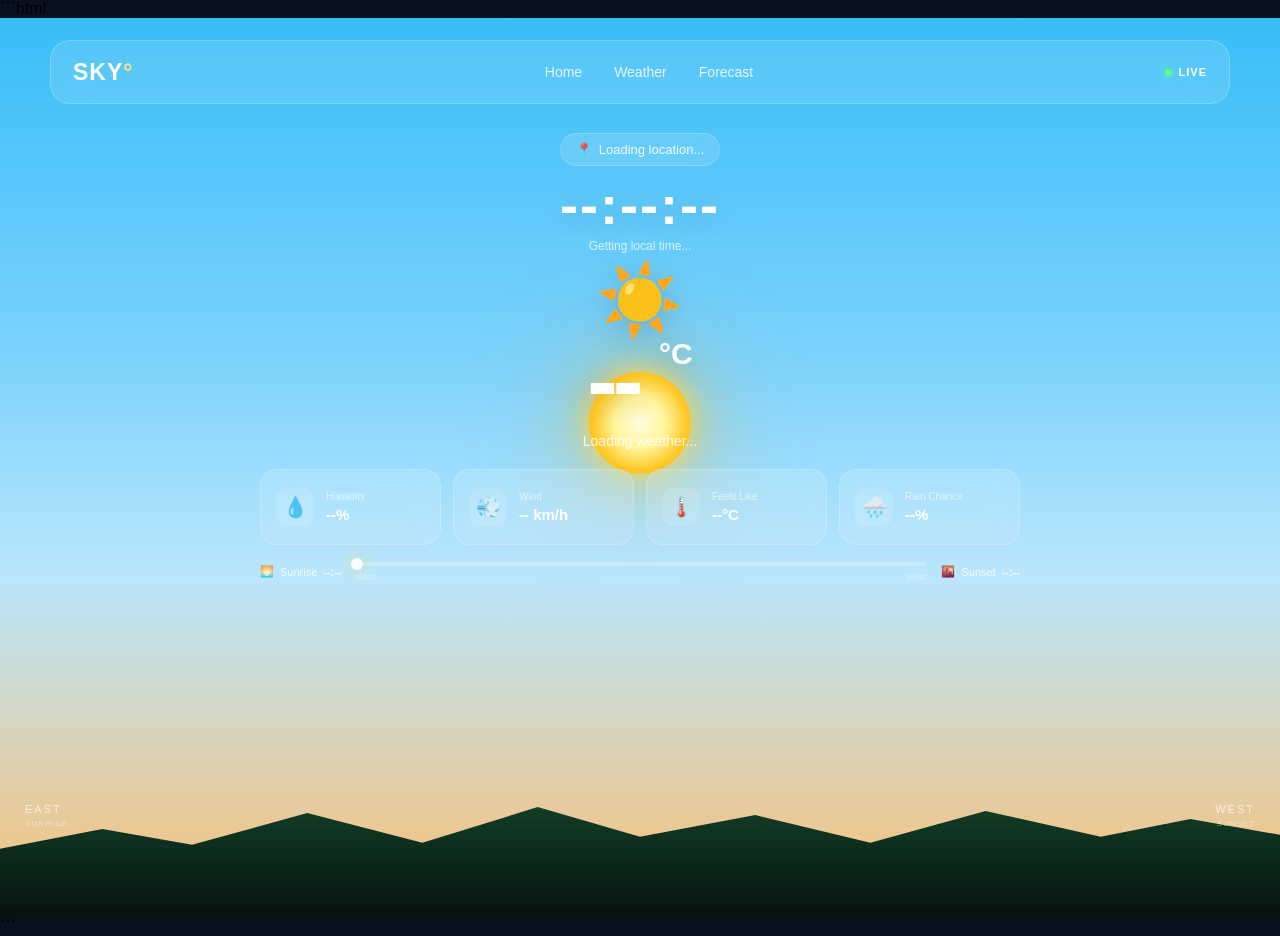
<file: index.html>
```html
<!DOCTYPE html>
<html lang="en">

<head>
  <meta charset="UTF-8">
  <meta name="viewport" content="width=device-width, initial-scale=1.0">

  <title>SkyWeather</title>

  <link rel="stylesheet" href="./css/style.css">
</head>

<body>

  <main class="sky" id="sky">

    <!-- ================= SUN ================= -->
    <div class="sun" id="sun">
      <div class="sun-core"></div>
    </div>


    <!-- ================= CLOUDS ================= -->

    <div class="cloud cloud-1"></div>
    <div class="cloud cloud-2"></div>
    <div class="cloud cloud-3"></div>


    <!-- ================= NAVBAR ================= -->

    <nav class="navbar">

  <div class="logo">
    SKY<span>°</span>
  </div>

  <div class="nav-links">

    <a href="./master.html">
      Home
    </a>

    <a href="./weather.html">
      Weather
    </a>

    <a href="./forecast.html">
      Forecast
    </a>

  </div>

  <div class="live-status">
    <span></span>
    LIVE
  </div>

</nav>

    <!-- ================= MAIN ================= -->

    <section class="hero">

      <div class="location">
        <span>📍</span>
        <span id="location">Loading location...</span>
      </div>


      <div class="time-box">

        <div id="currentTime">
          --:--:--
        </div>

        <small id="currentDate">
          Loading date...
        </small>

      </div>


      <div class="weather-main">

        <div class="weather-icon" id="weatherIcon">
          ☀️
        </div>

        <div class="temperature">

          <span id="temperature">
            --
          </span>

          <sup>°C</sup>

        </div>

        <div class="weather-description" id="weatherDescription">
          Loading weather...
        </div>

      </div>


      <!-- ================= WEATHER CARDS ================= -->

      <div class="weather-grid">

        <div class="weather-card">

          <div class="card-icon">
            💧
          </div>

          <div>
            <small>Humidity</small>

            <strong id="humidity">
              --%
            </strong>
          </div>

        </div>


        <div class="weather-card">

          <div class="card-icon">
            💨
          </div>

          <div>
            <small>Wind</small>

            <strong id="wind">
              -- km/h
            </strong>
          </div>

        </div>


        <div class="weather-card">

          <div class="card-icon">
            🌡️
          </div>

          <div>
            <small>Feels Like</small>

            <strong id="feelsLike">
              --°C
            </strong>
          </div>

        </div>


        <div class="weather-card">

          <div class="card-icon">
            🌧️
          </div>

          <div>
            <small>Rain Chance</small>

            <strong id="rainChance">
              --%
            </strong>
          </div>

        </div>

      </div>


      <!-- ================= SUN INFO ================= -->

      <div class="sun-info">

        <div>
          🌅
          <span>Sunrise</span>
          <strong id="sunrise">
            --:--
          </strong>
        </div>

        <div class="sun-line">

          <div class="sun-progress">

            <div
              class="sun-progress-fill"
              id="sunProgress">
            </div>

            <div
              class="sun-marker"
              id="sunMarker">
            </div>

          </div>

          <div class="east-west">
            <span>East</span>
            <span>West</span>
          </div>

        </div>

        <div>
          🌇
          <span>Sunset</span>
          <strong id="sunset">
            --:--
          </strong>
        </div>

      </div>

    </section>


    <!-- ================= HORIZON ================= -->

    <div class="horizon"></div>


    <!-- ================= EAST / WEST ================= -->

    <div class="direction east">
      EAST
      <small>SUNRISE</small>
    </div>

    <div class="direction west">
      WEST
      <small>SUNSET</small>
    </div>


  </main>


  <script src="./js/weather.js"></script>

</body>

</html>
```
</file>
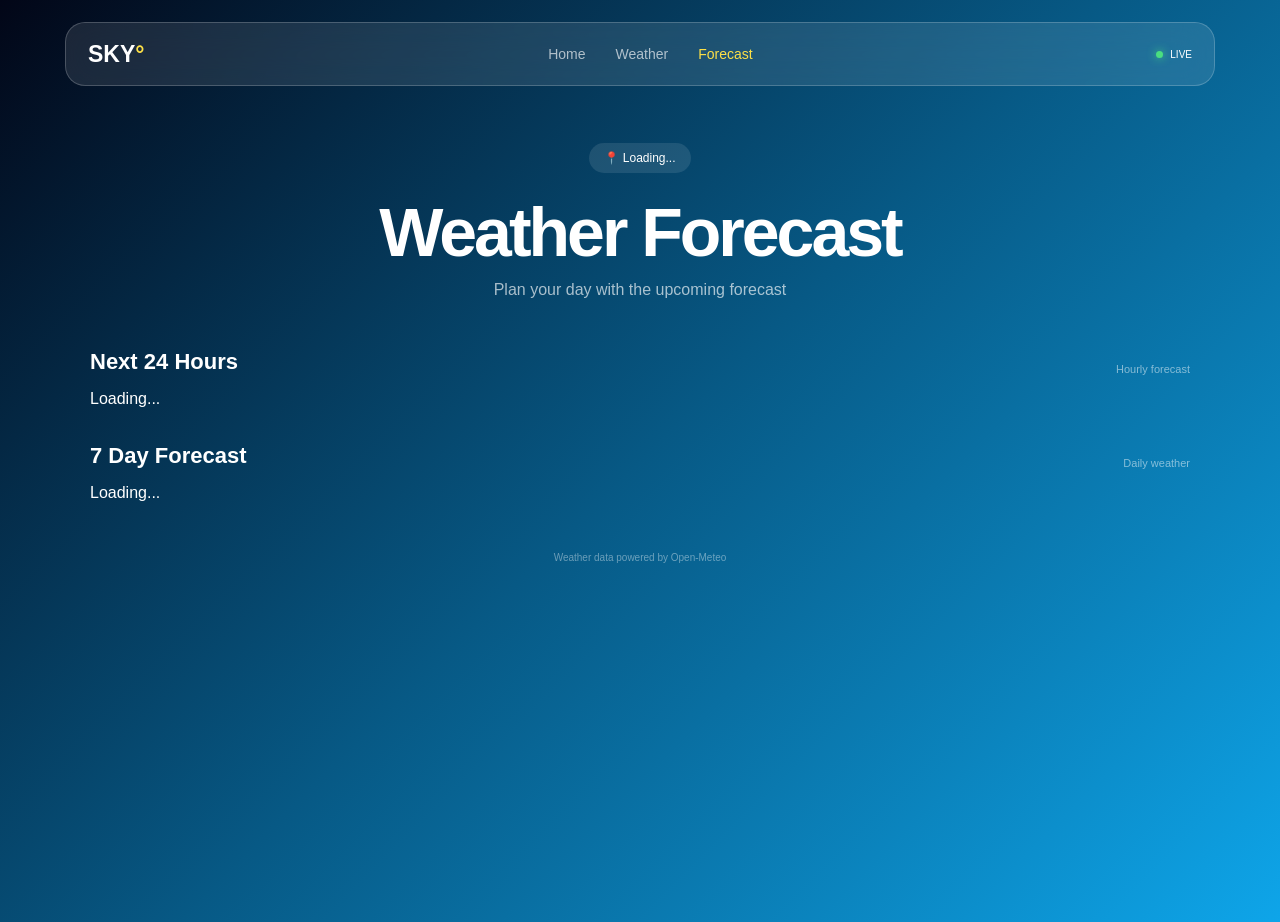
<file: forecast.html>
<!DOCTYPE html>
<html lang="en">

<head>

  <meta charset="UTF-8">

  <meta
    name="viewport"
    content="width=device-width, initial-scale=1.0"
  >

  <title>Forecast | SKY°</title>

  <link
    rel="stylesheet"
    href="./css/forecast.css"
  >

</head>

<body>

  <div class="forecast-page">


    <!-- NAVBAR -->

    <nav class="navbar">

      <div class="logo">
        SKY<span>°</span>
      </div>

      <div class="nav-links">

        <a href="./master.html">
          Home
        </a>

        <a href="./weather.html">
          Weather
        </a>

        <a
          href="./forecast.html"
          class="active"
        >
          Forecast
        </a>

      </div>

      <div class="live">
        <span></span>
        LIVE
      </div>

    </nav>


    <!-- HEADER -->

    <header>

      <div class="location">
        📍
        <span id="location">
          Loading...
        </span>
      </div>

      <h1>
        Weather Forecast
      </h1>

      <p>
        Plan your day with the upcoming forecast
      </p>

    </header>


    <!-- HOURLY -->

    <section class="section">

      <div class="section-title">

        <h2>
          Next 24 Hours
        </h2>

        <span>
          Hourly forecast
        </span>

      </div>

      <div
        class="hourly"
        id="hourly"
      >
        Loading...
      </div>

    </section>


    <!-- DAILY -->

    <section class="section">

      <div class="section-title">

        <h2>
          7 Day Forecast
        </h2>

        <span>
          Daily weather
        </span>

      </div>

      <div
        class="daily"
        id="daily"
      >
        Loading...
      </div>

    </section>


    <footer>
      Weather data powered by Open-Meteo
    </footer>

  </div>


  <script src="./js/forecast.js"></script>

</body>

</html>
</file>
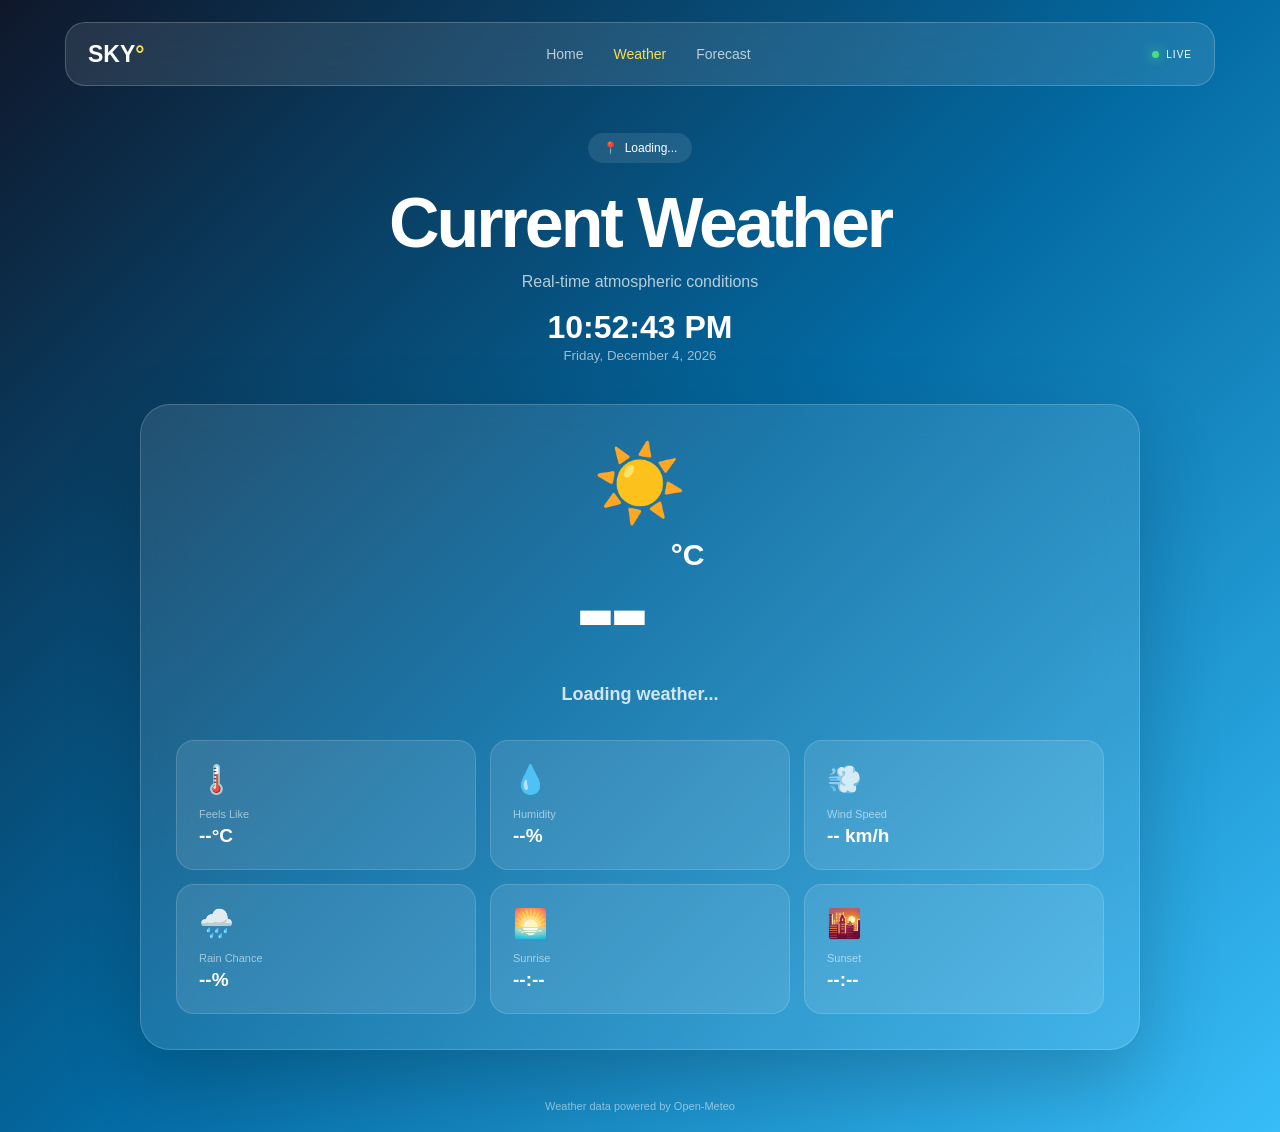
<file: weather.html>
<!DOCTYPE html>
<html lang="en">

<head>

  <meta charset="UTF-8">

  <meta
    name="viewport"
    content="width=device-width, initial-scale=1.0"
  >

  <title>Weather | SKY°</title>

  <link
    rel="stylesheet"
    href="./css/weather.css"
  >

</head>

<body>

  <div class="weather-page">


    <!-- ================= NAVBAR ================= -->

    <nav class="navbar">

      <div class="logo">
        SKY<span>°</span>
      </div>

      <div class="nav-links">

        <a href="./master.html">
          Home
        </a>

        <a
          href="./weather.html"
          class="active"
        >
          Weather
        </a>

        <a href="./forecast.html">
          Forecast
        </a>

      </div>

      <div class="live">
        <span></span>
        LIVE
      </div>

    </nav>


    <!-- ================= HEADER ================= -->

    <section class="weather-header">

      <div class="location">
        📍
        <span id="location">
          Loading...
        </span>
      </div>

      <h1>
        Current Weather
      </h1>

      <p>
        Real-time atmospheric conditions
      </p>

      <div class="clock">

        <strong id="time">
          --:--:--
        </strong>

        <small id="date">
          Loading...
        </small>

      </div>

    </section>


    <!-- ================= MAIN WEATHER ================= -->

    <section class="current-weather">


      <!-- MAIN -->

      <div class="main-weather">

        <div
          class="weather-icon"
          id="weatherIcon"
        >
          ☀️
        </div>

        <div class="temperature">

          <span id="temperature">
            --
          </span>

          <sup>°C</sup>

        </div>

        <h2 id="description">
          Loading weather...
        </h2>

      </div>


      <!-- DETAILS -->

      <div class="details-grid">


        <div class="weather-card">

          <span>🌡️</span>

          <small>
            Feels Like
          </small>

          <strong id="feels">
            --°C
          </strong>

        </div>


        <div class="weather-card">

          <span>💧</span>

          <small>
            Humidity
          </small>

          <strong id="humidity">
            --%
          </strong>

        </div>


        <div class="weather-card">

          <span>💨</span>

          <small>
            Wind Speed
          </small>

          <strong id="wind">
            -- km/h
          </strong>

        </div>


        <div class="weather-card">

          <span>🌧️</span>

          <small>
            Rain Chance
          </small>

          <strong id="rain">
            --%
          </strong>

        </div>


        <div class="weather-card">

          <span>🌅</span>

          <small>
            Sunrise
          </small>

          <strong id="sunrise">
            --:--
          </strong>

        </div>


        <div class="weather-card">

          <span>🌇</span>

          <small>
            Sunset
          </small>

          <strong id="sunset">
            --:--
          </strong>

        </div>

      </div>

    </section>


    <footer>
      Weather data powered by Open-Meteo
    </footer>

  </div>


  <script src="./js/weather-page.js"></script>

</body>

</html>
</file>
<file: css/style.css>
/* =====================================================
   RESET
===================================================== */

* {
  margin: 0;
  padding: 0;
  box-sizing: border-box;
}


html,
body {
  width: 100%;
  min-height: 100%;

  font-family:
    Inter,
    Arial,
    Helvetica,
    sans-serif;

  overflow: hidden;
}


body {
  background: #07111f;
}


/* =====================================================
   SKY
===================================================== */

.sky {
  position: relative;

  width: 100%;
  height: 100vh;

  overflow: hidden;

  color: white;

  background:
    linear-gradient(
      180deg,
      #38bdf8 0%,
      #7dd3fc 38%,
      #bae6fd 62%,
      #fbbf72 100%
    );

  transition:
    background 2s ease;
}


/* =====================================================
   NAVBAR
===================================================== */

.navbar {
  position: absolute;

  top: 22px;
  left: 50%;

  transform: translateX(-50%);

  width: min(1180px, calc(100% - 40px));

  height: 64px;

  padding: 0 22px;

  display: flex;

  align-items: center;

  justify-content: space-between;

  background:
    rgba(255, 255, 255, 0.12);

  border:
    1px solid rgba(255, 255, 255, 0.2);

  border-radius: 20px;

  backdrop-filter: blur(18px);

  -webkit-backdrop-filter: blur(18px);

  z-index: 100;
}


/* LOGO */

.logo {
  font-size: 23px;

  font-weight: 800;

  letter-spacing: 1px;
}

.logo span {
  color: #ffe27a;
}


/* NAV LINKS */

.nav-links {
  display: flex;

  gap: 32px;
}

.nav-links a {
  color: white;

  text-decoration: none;

  font-size: 14px;

  opacity: .85;

  transition: .3s;
}

.nav-links a:hover {
  opacity: 1;

  color: #ffe27a;
}


/* LIVE */

.live-status {
  display: flex;

  align-items: center;

  gap: 7px;

  font-size: 11px;

  letter-spacing: 1px;

  font-weight: 700;
}

.live-status span {
  width: 7px;
  height: 7px;

  border-radius: 50%;

  background: #5cff8d;

  box-shadow:
    0 0 10px #5cff8d;

  animation:
    livePulse 1.5s infinite;
}

@keyframes livePulse {

  0% {
    opacity: 1;
  }

  50% {
    opacity: .35;
  }

  100% {
    opacity: 1;
  }

}


/* =====================================================
   HERO
===================================================== */

.hero {
  position: relative;

  z-index: 20;

  width: min(1000px, 94%);

  height: 100%;

  margin: auto;

  padding-top: 110px;

  display: flex;

  align-items: center;

  flex-direction: column;

  text-align: center;
}


/* =====================================================
   LOCATION
===================================================== */

.location {

  display: flex;

  align-items: center;

  gap: 7px;

  margin-top: 5px;

  padding: 8px 15px;

  border-radius: 50px;

  background:
    rgba(255, 255, 255, .13);

  border:
    1px solid rgba(255,255,255,.18);

  backdrop-filter:
    blur(10px);

  font-size: 13px;

  color:
    rgba(255,255,255,.9);
}


/* =====================================================
   CLOCK
===================================================== */

.time-box {
  margin-top: 12px;
}

#currentTime {

  font-size:
    clamp(32px, 5vw, 54px);

  font-weight: 800;

  letter-spacing: 2px;

  line-height: 1;

  text-shadow:
    0 5px 25px
    rgba(0,0,0,.18);
}

.time-box small {

  display: block;

  margin-top: 7px;

  font-size: 12px;

  opacity: .75;
}


/* =====================================================
   WEATHER MAIN
===================================================== */

.weather-main {

  margin-top: 12px;

  display: flex;

  flex-direction: column;

  align-items: center;
}


/* ICON */

.weather-icon {

  font-size:
    clamp(42px, 6vw, 70px);

  line-height: 1;

  filter:
    drop-shadow(
      0 8px 15px
      rgba(0,0,0,.15)
    );

  animation:
    iconFloat 4s ease-in-out infinite;
}

@keyframes iconFloat {

  0%,
  100% {
    transform:
      translateY(0);
  }

  50% {
    transform:
      translateY(-7px);
  }

}


/* TEMPERATURE */

.temperature {

  margin-top: 5px;

  font-size:
    clamp(52px, 8vw, 92px);

  font-weight: 800;

  line-height: .9;

  letter-spacing: -5px;

  text-shadow:
    0 8px 30px
    rgba(0,0,0,.18);
}

.temperature sup {

  font-size:
    clamp(20px, 3vw, 30px);

  vertical-align: top;

  letter-spacing: 0;
}


/* DESCRIPTION */

.weather-description {

  margin-top: 10px;

  font-size: 14px;

  opacity: .85;
}


/* =====================================================
   WEATHER GRID
===================================================== */

.weather-grid {

  width: 100%;

  max-width: 760px;

  margin-top: 20px;

  display: grid;

  grid-template-columns:
    repeat(4, 1fr);

  gap: 12px;
}


.weather-card {

  min-height: 76px;

  padding:
    13px 15px;

  display: flex;

  align-items: center;

  gap: 12px;

  text-align: left;

  border:
    1px solid
    rgba(255,255,255,.2);

  border-radius: 17px;

  background:
    rgba(255,255,255,.12);

  backdrop-filter:
    blur(15px);

  -webkit-backdrop-filter:
    blur(15px);

  transition:
    transform .3s,
    background .3s;
}


.weather-card:hover {

  transform:
    translateY(-5px);

  background:
    rgba(255,255,255,.19);
}


.card-icon {

  width: 38px;
  height: 38px;

  display: grid;

  place-items: center;

  border-radius: 12px;

  background:
    rgba(255,255,255,.12);

  font-size: 20px;
}


.weather-card small {

  display: block;

  font-size: 10px;

  opacity: .65;

  margin-bottom: 4px;
}


.weather-card strong {

  font-size: 15px;

  font-weight: 700;
}


/* =====================================================
   SUN INFO
===================================================== */

.sun-info {

  width: 100%;

  max-width: 760px;

  margin-top: 17px;

  display: grid;

  grid-template-columns:
    auto 1fr auto;

  align-items: center;

  gap: 15px;

  font-size: 11px;

  opacity: .9;
}


.sun-info > div:first-child,
.sun-info > div:last-child {

  display: flex;

  align-items: center;

  gap: 6px;
}


.sun-info strong {

  font-size: 11px;
}


/* SUN LINE */

.sun-line {
  width: 100%;
}


.sun-progress {

  position: relative;

  width: 100%;

  height: 4px;

  border-radius: 20px;

  background:
    rgba(255,255,255,.25);
}


.sun-progress-fill {

  width: 0%;

  height: 100%;

  border-radius: inherit;

  background:
    rgba(255,255,255,.9);

  transition:
    width 1s linear;
}


.sun-marker {

  position: absolute;

  top: 50%;

  left: 0%;

  transform:
    translate(-50%, -50%);

  width: 12px;
  height: 12px;

  border-radius: 50%;

  background: #fff;

  box-shadow:
    0 0 15px
    rgba(255,220,100,.9);

  transition:
    left 1s linear;
}


.east-west {

  display: flex;

  justify-content: space-between;

  margin-top: 6px;

  font-size: 9px;

  opacity: .55;
}


/* =====================================================
   SUN
===================================================== */

.sun {

  position: absolute;

  width:
    clamp(65px, 8vw, 110px);

  height:
    clamp(65px, 8vw, 110px);

  left: 50%;

  top: 45%;

  transform:
    translate(-50%, -50%);

  border-radius: 50%;

  background:
    radial-gradient(
      circle,
      #fffde0 0%,
      #fff59d 35%,
      #ffc928 65%,
      #ff9f00 100%
    );

  box-shadow:

    0 0 25px
    rgba(255,220,80,.9),

    0 0 70px
    rgba(255,190,40,.65),

    0 0 130px
    rgba(255,170,0,.35);

  z-index: 5;

  pointer-events: none;

  transition:
    left 1s linear,
    top 1s linear,
    opacity 1s ease;
}


/* =====================================================
   CLOUDS
===================================================== */

.cloud {

  position: absolute;

  width: 170px;

  height: 55px;

  background:
    rgba(255,255,255,.7);

  border-radius: 100px;

  opacity: .75;

  filter:
    blur(.3px);

  z-index: 7;

  pointer-events: none;
}


.cloud::before,
.cloud::after {

  content: "";

  position: absolute;

  background: inherit;

  border-radius: 50%;
}


.cloud::before {

  width: 80px;
  height: 80px;

  left: 25px;

  bottom: 12px;
}


.cloud::after {

  width: 95px;
  height: 95px;

  right: 20px;

  bottom: 10px;
}


.cloud-1 {

  top: 20%;

  left: -200px;

  animation:
    cloudMove1 40s linear infinite;
}


.cloud-2 {

  top: 32%;

  left: -300px;

  transform:
    scale(.65);

  animation:
    cloudMove2 55s linear infinite;
}


.cloud-3 {

  top: 13%;

  left: -400px;

  transform:
    scale(.45);

  opacity: .5;

  animation:
    cloudMove3 70s linear infinite;
}


@keyframes cloudMove1 {

  from {
    left: -200px;
  }

  to {
    left: 110%;
  }

}


@keyframes cloudMove2 {

  from {
    left: -300px;
  }

  to {
    left: 110%;
  }

}


@keyframes cloudMove3 {

  from {
    left: -400px;
  }

  to {
    left: 110%;
  }

}


/* =====================================================
   HORIZON
===================================================== */

.horizon {

  position: absolute;

  left: 0;
  bottom: 0;

  width: 100%;

  height: 22%;

  background:
    linear-gradient(
      to top,
      #06120e 0%,
      #123c26 55%,
      transparent 100%
    );

  clip-path:
    polygon(
      0 65%,
      8% 55%,
      15% 63%,
      24% 47%,
      33% 62%,
      42% 44%,
      50% 59%,
      59% 48%,
      68% 62%,
      77% 46%,
      86% 59%,
      93% 50%,
      100% 58%,
      100% 100%,
      0 100%
    );

  z-index: 8;

  pointer-events: none;
}


/* =====================================================
   EAST / WEST
===================================================== */

.direction {

  position: absolute;

  bottom: 10%;

  display: flex;

  flex-direction: column;

  gap: 4px;

  font-size: 11px;

  letter-spacing: 2px;

  z-index: 15;

  opacity: .7;
}


.direction small {

  font-size: 8px;

  letter-spacing: 1px;

  opacity: .7;
}


.east {
  left: 25px;
}


.west {
  right: 25px;

  text-align: right;
}


/* =====================================================
   MOBILE
===================================================== */

@media (max-width: 800px) {

  .nav-links {
    display: none;
  }

  .navbar {
    width:
      calc(100% - 24px);

    top: 12px;
  }

  .hero {
    padding-top: 92px;
  }

  .weather-grid {

    grid-template-columns:
      repeat(2, 1fr);

    max-width: 500px;
  }

  .sun-info {
    max-width: 500px;
  }

}


@media (max-width: 500px) {

  .navbar {
    height: 56px;

    padding:
      0 16px;

    border-radius: 16px;
  }

  .logo {
    font-size: 19px;
  }

  .live-status {
    font-size: 9px;
  }


  .hero {

    width: 92%;

    padding-top: 78px;
  }


  .location {
    font-size: 11px;
  }


  #currentTime {
    font-size: 34px;
  }


  .weather-icon {
    font-size: 45px;
  }


  .temperature {

    font-size: 62px;

    letter-spacing: -3px;
  }


  .weather-description {
    font-size: 12px;
  }


  .weather-grid {

    width: 100%;

    gap: 8px;

    margin-top: 16px;
  }


  .weather-card {

    min-height: 65px;

    padding: 9px;

    gap: 8px;

    border-radius: 13px;
  }


  .card-icon {

    width: 31px;
    height: 31px;

    font-size: 16px;

    border-radius: 9px;
  }


  .weather-card small {
    font-size: 8px;
  }


  .weather-card strong {
    font-size: 12px;
  }


  .sun-info {

    gap: 8px;

    font-size: 9px;
  }


  .direction {

    bottom: 7%;

    font-size: 8px;
  }


  .east {
    left: 10px;
  }


  .west {
    right: 10px;
  }

}


@media (max-height: 700px) {

  .hero {
    padding-top: 82px;
  }

  .weather-grid {
    margin-top: 10px;
  }

  .sun-info {
    margin-top: 10px;
  }

}
</file>
<file: css/forecast.css>
* {
  margin: 0;
  padding: 0;
  box-sizing: border-box;
}


body {

  min-height: 100vh;

  color: white;

  font-family:
    Inter,
    Arial,
    sans-serif;

  background:
    linear-gradient(
      135deg,
      #020617,
      #075985,
      #0ea5e9
    );
}


.forecast-page {

  min-height: 100vh;

  padding-bottom: 30px;
}


/* ================= NAVBAR ================= */

.navbar {

  width:
    min(1150px, calc(100% - 40px));

  height: 64px;

  margin: 22px auto;

  padding:
    0 22px;

  display: flex;

  align-items: center;

  justify-content: space-between;

  border:
    1px solid
    rgba(255,255,255,.2);

  border-radius: 20px;

  background:
    rgba(255,255,255,.1);

  backdrop-filter:
    blur(18px);
}


.logo {

  font-size: 23px;

  font-weight: 800;
}


.logo span {
  color: #fde047;
}


.nav-links {

  display: flex;

  gap: 30px;
}


.nav-links a {

  color: white;

  text-decoration: none;

  font-size: 14px;

  opacity: .65;
}


.nav-links a:hover,
.nav-links .active {

  color: #fde047;

  opacity: 1;
}


.live {

  font-size: 10px;

  display: flex;

  gap: 7px;

  align-items: center;
}


.live span {

  width: 7px;
  height: 7px;

  border-radius: 50%;

  background: #4ade80;

  box-shadow:
    0 0 10px #4ade80;
}


/* ================= HEADER ================= */

header {

  text-align: center;

  padding:
    35px 20px 25px;
}


.location {

  display: inline-block;

  padding:
    8px 15px;

  border-radius: 30px;

  background:
    rgba(255,255,255,.1);

  font-size: 12px;
}


header h1 {

  margin-top: 20px;

  font-size:
    clamp(38px, 6vw, 68px);

  letter-spacing: -3px;
}


header p {

  margin-top: 10px;

  opacity: .65;
}


/* ================= SECTION ================= */

.section {

  width:
    min(1100px, 92%);

  margin:
    25px auto;
}


.section-title {

  display: flex;

  align-items: end;

  justify-content: space-between;

  margin-bottom: 15px;
}


.section-title h2 {

  font-size: 22px;
}


.section-title span {

  font-size: 11px;

  opacity: .5;
}


/* ================= HOURLY ================= */

.hourly {

  display: flex;

  gap: 12px;

  overflow-x: auto;

  padding-bottom: 10px;
}


.hourly::-webkit-scrollbar {

  height: 5px;
}


.hourly::-webkit-scrollbar-thumb {

  background:
    rgba(255,255,255,.25);

  border-radius: 20px;
}


.hour-card {

  min-width: 120px;

  padding: 20px 15px;

  text-align: center;

  border-radius: 18px;

  background:
    rgba(255,255,255,.1);

  border:
    1px solid
    rgba(255,255,255,.15);

  backdrop-filter:
    blur(15px);

  transition: .3s;
}


.hour-card:hover {

  transform:
    translateY(-5px);

  background:
    rgba(255,255,255,.18);
}


.hour-card .hour {

  font-size: 11px;

  opacity: .6;
}


.hour-card .icon {

  margin:
    13px 0;

  font-size: 30px;
}


.hour-card strong {

  font-size: 20px;
}


.hour-card small {

  display: block;

  margin-top: 6px;

  opacity: .55;
}


/* ================= DAILY ================= */

.daily {

  display: grid;

  gap: 10px;
}


.day-card {

  padding:
    18px 22px;

  display: grid;

  grid-template-columns:
    1.2fr
    .5fr
    .5fr
    .7fr
    .7fr;

  align-items: center;

  border-radius: 18px;

  background:
    rgba(255,255,255,.1);

  border:
    1px solid
    rgba(255,255,255,.14);

  transition: .3s;
}


.day-card:hover {

  transform:
    translateX(5px);

  background:
    rgba(255,255,255,.17);
}


.day {

  font-weight: 700;
}


.day small {

  display: block;

  margin-top: 3px;

  font-size: 10px;

  opacity: .5;
}


.day-icon {

  font-size: 28px;

  text-align: center;
}


.day-temp {

  text-align: center;

  font-size: 17px;
}


.day-rain {

  text-align: center;

  font-size: 12px;

  opacity: .7;
}


.day-wind {

  text-align: right;

  font-size: 12px;

  opacity: .7;
}


footer {

  text-align: center;

  padding: 25px;

  font-size: 10px;

  opacity: .4;
}


/* ================= MOBILE ================= */

@media (max-width: 700px) {

  .navbar {

    width:
      calc(100% - 24px);

    margin-top: 12px;
  }


  .nav-links {

    display: none;
  }


  .section {

    width: 94%;
  }


  .day-card {

    grid-template-columns:
      1fr
      auto
      auto;

    gap: 10px;
  }


  .day {

    grid-column: 1 / 2;
  }


  .day-icon {

    grid-column: 2;
    grid-row: 1 / 3;
  }


  .day-temp {

    grid-column: 3;
    grid-row: 1 / 3;
  }


  .day-rain,
  .day-wind {

    display: none;
  }

}
</file>
<file: css/weather.css>
* {
  margin: 0;
  padding: 0;
  box-sizing: border-box;
}

body {

  min-height: 100vh;

  font-family:
    Inter,
    Arial,
    sans-serif;

  color: white;

  background:
    linear-gradient(
      135deg,
      #0f172a,
      #0369a1,
      #38bdf8
    );
}


/* ================= NAVBAR ================= */

.navbar {

  width:
    min(1150px, calc(100% - 40px));

  height: 64px;

  margin: 22px auto;

  padding:
    0 22px;

  display: flex;

  align-items: center;

  justify-content: space-between;

  border:
    1px solid
    rgba(255,255,255,.2);

  border-radius: 20px;

  background:
    rgba(255,255,255,.1);

  backdrop-filter:
    blur(18px);
}


.logo {

  font-size: 23px;

  font-weight: 800;
}

.logo span {
  color: #fde047;
}


.nav-links {

  display: flex;

  gap: 30px;
}


.nav-links a {

  color: white;

  text-decoration: none;

  font-size: 14px;

  opacity: .7;

  transition: .3s;
}


.nav-links a:hover,
.nav-links .active {

  opacity: 1;

  color: #fde047;
}


.live {

  display: flex;

  gap: 7px;

  align-items: center;

  font-size: 10px;

  letter-spacing: 1px;
}


.live span {

  width: 7px;
  height: 7px;

  border-radius: 50%;

  background: #4ade80;

  box-shadow:
    0 0 12px #4ade80;
}


/* ================= HEADER ================= */

.weather-header {

  text-align: center;

  padding:
    25px 20px 10px;
}


.location {

  display: inline-flex;

  gap: 7px;

  padding:
    8px 15px;

  border-radius: 30px;

  background:
    rgba(255,255,255,.1);

  font-size: 12px;
}


.weather-header h1 {

  margin-top: 20px;

  font-size:
    clamp(38px, 6vw, 70px);

  letter-spacing: -3px;
}


.weather-header p {

  margin-top: 10px;

  opacity: .7;
}


.clock {

  margin-top: 18px;
}


.clock strong {

  display: block;

  font-size: 32px;
}


.clock small {

  opacity: .6;
}


/* ================= WEATHER ================= */

.current-weather {

  width:
    min(1000px, 92%);

  margin:
    30px auto;

  padding:
    35px;

  border:
    1px solid
    rgba(255,255,255,.18);

  border-radius: 30px;

  background:
    rgba(255,255,255,.1);

  backdrop-filter:
    blur(20px);

  box-shadow:
    0 30px 80px
    rgba(0,0,0,.2);
}


.main-weather {

  text-align: center;
}


.weather-icon {

  font-size: 75px;

  animation:
    float 4s ease-in-out infinite;
}


@keyframes float {

  50% {
    transform:
      translateY(-8px);
  }

}


.temperature {

  margin-top: 10px;

  font-size:
    clamp(70px, 10vw, 120px);

  font-weight: 800;

  letter-spacing: -6px;
}


.temperature sup {

  font-size: 30px;

  vertical-align: top;

  letter-spacing: 0;
}


.main-weather h2 {

  margin-top: 8px;

  font-size: 18px;

  opacity: .8;
}


/* ================= DETAILS ================= */

.details-grid {

  margin-top: 35px;

  display: grid;

  grid-template-columns:
    repeat(3, 1fr);

  gap: 14px;
}


.weather-card {

  padding: 22px;

  border-radius: 18px;

  background:
    rgba(255,255,255,.1);

  border:
    1px solid
    rgba(255,255,255,.15);

  transition: .3s;
}


.weather-card:hover {

  transform:
    translateY(-5px);

  background:
    rgba(255,255,255,.17);
}


.weather-card span {

  display: block;

  font-size: 28px;

  margin-bottom: 12px;
}


.weather-card small {

  display: block;

  opacity: .55;

  font-size: 11px;
}


.weather-card strong {

  display: block;

  margin-top: 5px;

  font-size: 19px;
}


footer {

  text-align: center;

  padding: 20px;

  font-size: 11px;

  opacity: .5;
}


/* ================= MOBILE ================= */

@media (max-width: 700px) {

  .navbar {

    width:
      calc(100% - 24px);

    margin-top: 12px;
  }


  .nav-links {

    display: none;
  }


  .current-weather {

    padding: 22px;

    margin-top: 20px;
  }


  .details-grid {

    grid-template-columns:
      repeat(2, 1fr);
  }

}


@media (max-width: 420px) {

  .details-grid {

    grid-template-columns: 1fr;
  }


  .temperature {

    font-size: 70px;
  }

}
</file>
